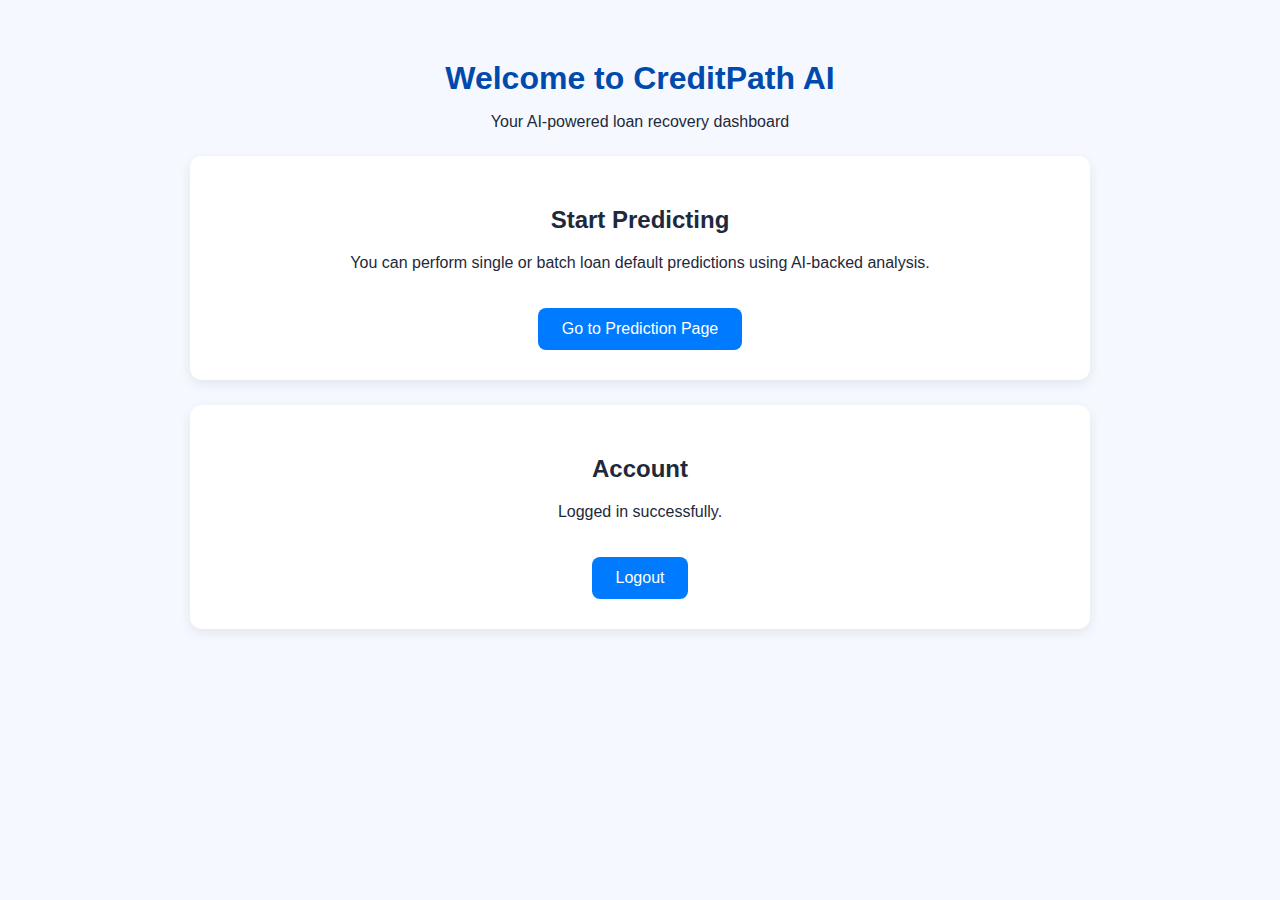
<file: frontend/dashboard.html>
<!DOCTYPE html>
<html lang="en">
<head>
  <meta charset="UTF-8" />
  <meta name="viewport" content="width=device-width, initial-scale=1.0" />
  <title>Dashboard - CreditPath AI</title>
  <link rel="stylesheet" href="styles.css">

  <style>
    body {
      background: #f5f9ff;
      font-family: "Segoe UI", sans-serif;
    }
    .dashboard-container {
      max-width: 900px;
      margin: 60px auto;
      text-align: center;
    }
    .card {
      background: white;
      padding: 30px;
      border-radius: 12px;
      box-shadow: 0 4px 12px rgba(0,0,0,0.08);
      margin-top: 25px;
    }
    h1 {
      color: #004aad;
      font-size: 32px;
      margin-bottom: 10px;
    }
    .btn {
      display: inline-block;
      margin-top: 20px;
      padding: 12px 24px;
      background: #007bff;
      color: white;
      border-radius: 8px;
      text-decoration: none;
      font-size: 16px;
      transition: 0.2s;
    }
    .btn:hover {
      background: #005fcc;
    }
  </style>
</head>

<body>
  <div class="dashboard-container">
    <h1>Welcome to CreditPath AI</h1>
    <p>Your AI-powered loan recovery dashboard</p>

    <div class="card">
      <h2>Start Predicting</h2>
      <p>You can perform single or batch loan default predictions using AI-backed analysis.</p>

      <a href="index.html" class="btn">Go to Prediction Page</a>
    </div>

    <div class="card">
      <h2>Account</h2>
      <p>Logged in successfully.</p>
      <a class="btn" onclick="logout()">Logout</a>
    </div>
  </div>

  <script>
    function logout() {
      localStorage.removeItem("auth_user");
      window.location.href = "login.html";
    }
  </script>
</body>
</html>
</file>
<file: frontend/styles.css>
body {
    margin: 0;
    font-family: "Inter", sans-serif;
    background: #f8fafc;
    color: #1e293b;
}

/* Navbar */
.navbar {
    display: flex;
    justify-content: space-between;
    padding: 20px 50px;
    background: white;
    box-shadow: 0 2px 5px rgba(0,0,0,0.05);
    position: sticky;
    top: 0;
    z-index: 100;
}

.logo {
    font-size: 22px;
    font-weight: 700;
    color: #1e40af;
}
.logo span {
    color: #0ea5e9;
}

nav a {
    margin: 0 20px;
    text-decoration: none;
    font-weight: 500;
    color: #334155;
}
nav a:hover {
    color: #1e40af;
}

.login-btn {
    background: #1e40af;
    color: white;
    padding: 10px 18px;
    border-radius: 6px;
    text-decoration: none;
}
.login-btn:hover {
    background: #0f2d7a;
}

/* Hero */
.hero {
    display: flex;
    justify-content: space-between;
    padding: 80px;
    background: linear-gradient(135deg, #1e3a8a, #0ea5e9);
    color: white;
}
.hero-text {
    max-width: 500px;
    animation: fadeIn 1s ease;
}
.hero-img {
    width: 300px;
    animation: float 3s ease-in-out infinite;
}
.cta-btn {
    margin-top: 20px;
    padding: 12px 25px;
    background: white;
    color: #1e3a8a;
    border-radius: 8px;
    text-decoration: none;
    font-weight: 600;
}

/* Sections */
.section {
    padding: 70px;
    text-align: center;
}
.section-desc {
    max-width: 700px;
    margin: auto;
}

/* Cards & Grids */
.features-grid, 
.prediction-container {
    display: grid;
    grid-template-columns: repeat(auto-fit, minmax(280px, 1fr));
    gap: 25px;
    margin-top: 40px;
}

.feature-card, .card {
    background: white;
    padding: 25px;
    border-radius: 12px;
    box-shadow: 0 2px 10px rgba(0,0,0,0.06);
}

/* Form */
input, select {
    width: 100%;
    padding: 10px;
    margin: 8px 0 15px;
    border-radius: 6px;
    border: 1px solid #cbd5e1;
}

/* FAQ */
.faq-item {
    margin: 20px auto;
    text-align: left;
    max-width: 700px;
}

/* Footer */
footer {
    padding: 20px;
    background: #1e293b;
    color: white;
    text-align: center;
}

/* Animations */
@keyframes fadeIn {
    from { opacity: 0; transform: translateY(15px); }
    to { opacity: 1; transform: translateY(0); }
}

@keyframes float {
    0%, 100% { transform: translateY(0); }
    50% { transform: translateY(-10px); }
}
</file>
